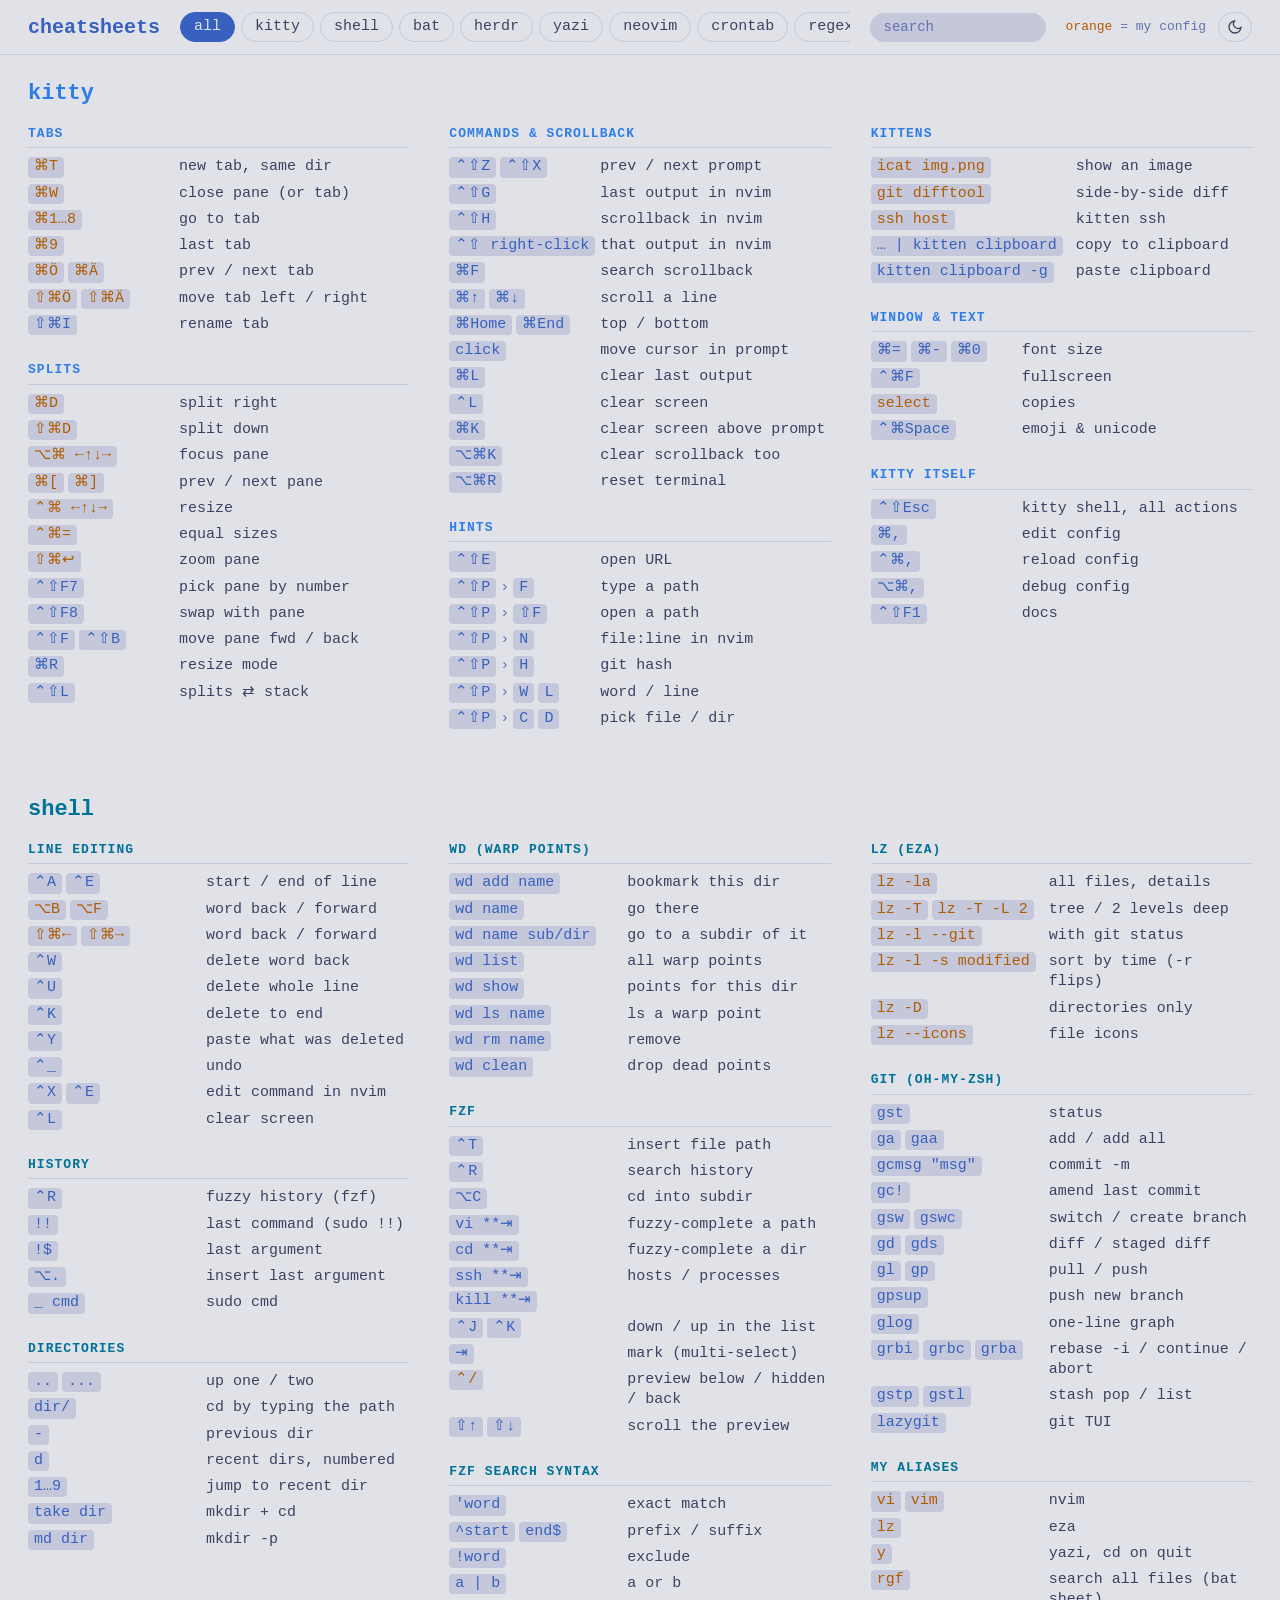
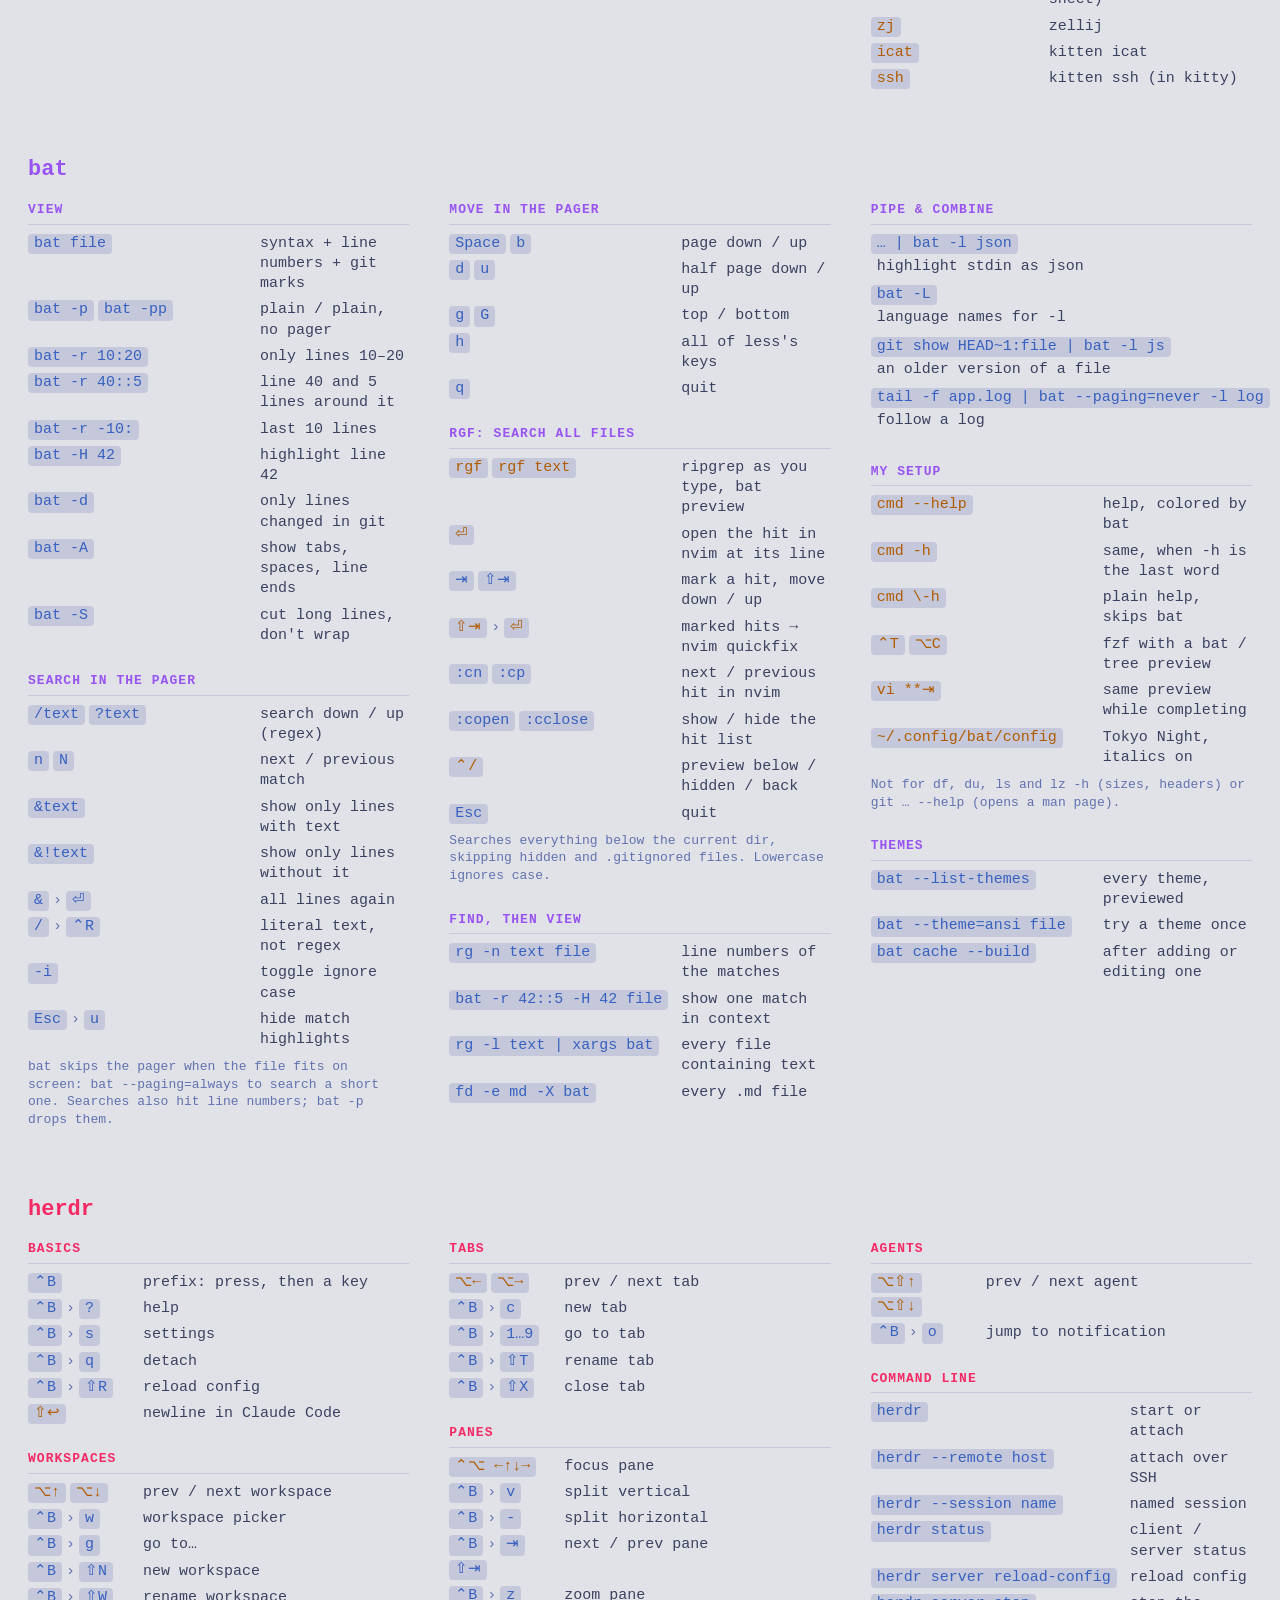
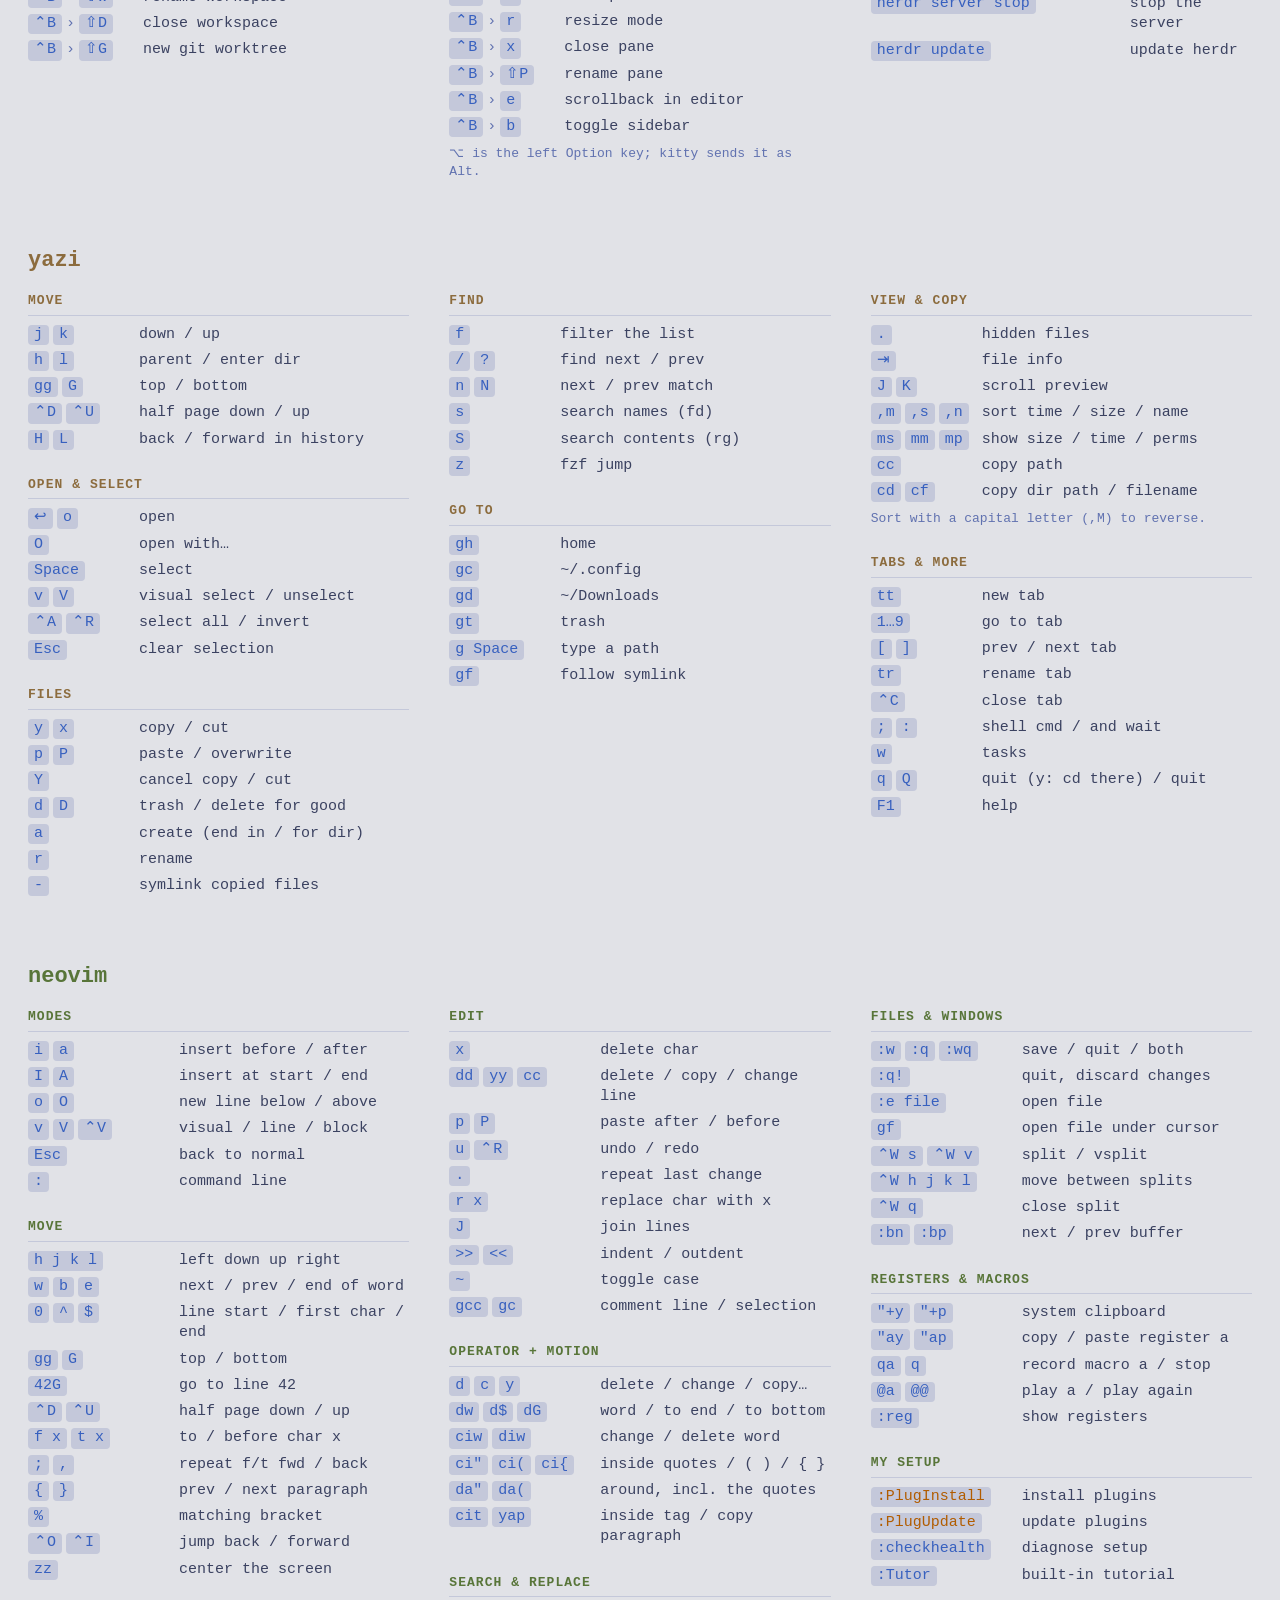
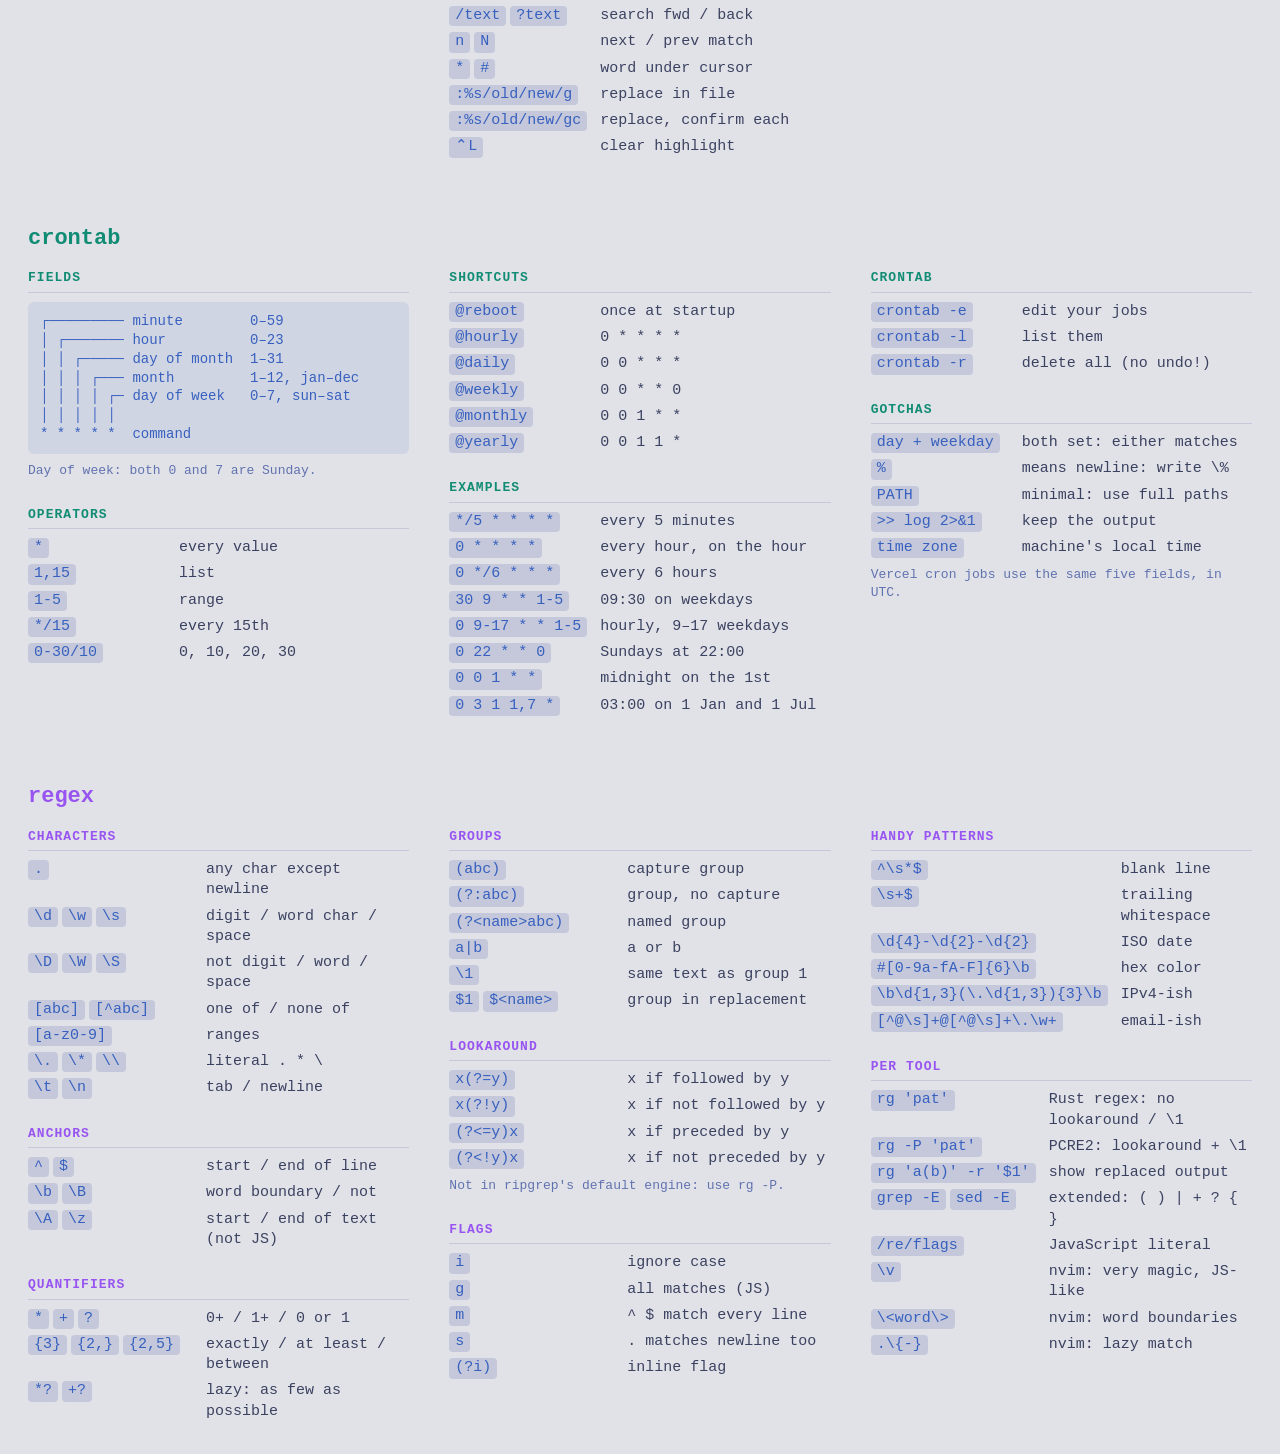
<file: index.html>
<!doctype html>
<html lang="en">
<head>
  <meta charset="utf-8">
  <meta name="viewport" content="width=device-width, initial-scale=1, viewport-fit=cover">
  <title>cheatsheets</title>
  <meta name="description" content="Juhani Kumara's cheatsheets: kitty, shell, bat, herdr, yazi, neovim, crontab and regex.">
  <meta name="theme-color" content="#1a1b26" media="(prefers-color-scheme: dark)">
  <meta name="theme-color" content="#e1e2e7" media="(prefers-color-scheme: light)">
  <meta name="apple-mobile-web-app-capable" content="yes">
  <meta name="mobile-web-app-capable" content="yes">
  <meta name="apple-mobile-web-app-title" content="cheatsheets">
  <meta name="apple-mobile-web-app-status-bar-style" content="black-translucent">
  <link rel="icon" href="favicon.svg" type="image/svg+xml">
  <link rel="apple-touch-icon" href="apple-touch-icon.png">
  <link rel="stylesheet" href="style.css">
  <script src="theme.js"></script>
</head>
<body>
  <header>
    <h1>cheatsheets</h1>
    <nav aria-label="Sheets"></nav>
    <input id="search" type="search" placeholder="search" aria-label="Search the sheets (/)" title="Search (/)" autocomplete="off" spellcheck="false">
    <p class="legend"><span class="mine">orange</span> = my config</p>
    <button id="theme" type="button"></button>
  </header>
  <main>
    <noscript>This page needs JavaScript to show the sheets.</noscript>
  </main>
  <script src="sheets.js"></script>
  <script src="app.js"></script>
</body>
</html>
</file>
<file: style.css>
/* Tokyo Night: light-dark(Day, Night). It follows the system unless theme.js
   sets data-theme from the day/night switch. */
:root {
  --bg: light-dark(#e1e2e7, #1a1b26);
  --surface: light-dark(#d0d5e3, #16161e);
  --key-bg: light-dark(#c4c8da, #292e42);
  --line: light-dark(#c4c8da, #292e42);
  --fg: light-dark(#3760bf, #c0caf5);
  --text: light-dark(#3b4261, #a9b1d6);
  --muted: light-dark(#6172b0, #737aa2);
  --mine: light-dark(#b15c00, #ff9e64);
  --blue: light-dark(#2e7de9, #7aa2f7);
  --cyan: light-dark(#007197, #7dcfff);
  --green: light-dark(#587539, #9ece6a);
  --magenta: light-dark(#9854f1, #bb9af7);
  --yellow: light-dark(#8c6c3e, #e0af68);
  --red: light-dark(#f52a65, #f7768e);
  --teal: light-dark(#118c74, #73daca);
  color-scheme: light dark;
}
:root[data-theme="light"] { color-scheme: light; }
:root[data-theme="dark"] { color-scheme: dark; }

* { box-sizing: border-box; margin: 0; padding: 0; }

body {
  background: var(--bg);
  color: var(--text);
  font: 15px/1.35 ui-monospace, "SF Mono", "Hack Nerd Font", Menlo, Consolas, monospace;
  -webkit-text-size-adjust: 100%;
}

header {
  position: sticky;
  top: 0;
  z-index: 1;
  display: flex;
  align-items: center;
  gap: 0 20px;
  background: var(--bg);
  border-bottom: 1px solid var(--line);
  padding: 0 28px;
}
h1 { color: var(--fg); font-size: 20px; flex: none; }
.legend { color: var(--muted); font-size: 13px; flex: none; }

#search {
  flex: none;
  width: 11rem;
  margin-left: auto;
  font: inherit;
  font-size: 14px;
  color: var(--fg);
  background: var(--key-bg);
  border: 1px solid transparent;
  border-radius: 999px;
  padding: 4px 13px;
  outline: none;
}
#search::placeholder { color: var(--muted); }
#search:focus { border-color: var(--fg); }
mark { color: inherit; background: color-mix(in srgb, var(--yellow) 45%, transparent); border-radius: 2px; }
.empty { color: var(--muted); }
.empty a { color: var(--fg); }
.legend .mine { color: var(--mine); }

#theme {
  flex: none;
  display: flex;
  align-items: center;
  color: var(--text);
  background: none;
  border: 1px solid var(--line);
  border-radius: 999px;
  padding: 6px 8px;
  margin-left: -8px;
  cursor: pointer;
}
#theme:hover { color: var(--fg); border-color: var(--fg); }
#theme svg { width: 16px; height: 16px; fill: none; stroke: currentColor; stroke-width: 2; stroke-linecap: round; }

nav { display: flex; gap: 6px; min-width: 0; overflow-x: auto; padding: 12px 0; scrollbar-width: none; }
nav::-webkit-scrollbar { display: none; }
nav a {
  flex: none;
  color: var(--text);
  text-decoration: none;
  border: 1px solid var(--line);
  border-radius: 999px;
  padding: 4px 13px;
}
nav a:hover { color: var(--accent); border-color: var(--accent); }
nav a[aria-current="page"] { color: var(--bg); background: var(--accent); border-color: var(--accent); }

main { padding: 24px 28px 48px; }
[data-view="all"] article:not([hidden]) ~ article:not([hidden]) { margin-top: 40px; }
[hidden] { display: none !important; }
h2 { color: var(--accent); font-size: 22px; margin-bottom: 16px; }
[data-view]:not([data-view="all"]) h2 { display: none; }

.sections { columns: 20rem; column-gap: 40px; }
/* Padding, not margin: Chrome carries a margin over to the top of the next
   column, which pushes that column's first section down. */
section { break-inside: avoid; padding-bottom: 26px; }
h3 {
  color: var(--accent);
  font-size: 13px;
  text-transform: uppercase;
  letter-spacing: 0.08em;
  padding-bottom: 5px;
  margin-bottom: 9px;
  border-bottom: 1px solid var(--line);
}

/* app.js sets --key-w so descriptions line up across the sheet's sections. */
dl { display: grid; grid-template-columns: var(--key-w, fit-content(58%)) 1fr; gap: 6px 12px; align-items: baseline; }
dt { display: flex; flex-wrap: wrap; align-items: baseline; gap: 4px; }
kbd {
  font: inherit;
  color: var(--fg);
  background: var(--key-bg);
  border-radius: 4px;
  padding: 0 6px;
  white-space: pre;
}
.mine kbd { color: var(--mine); }
.then { color: var(--muted); }
dd { min-width: 0; }
dl.stack { grid-template-columns: 1fr; gap: 3px; }
/* Lines up with the key text inside the kbd padding. */
dl.stack dd { padding-left: 6px; margin-bottom: 5px; }

pre {
  font: inherit;
  font-size: 14px;
  color: var(--fg);
  background: var(--surface);
  border-radius: 6px;
  padding: 10px 12px;
  overflow-x: auto;
}
.note { color: var(--muted); font-size: 13px; margin-top: 8px; }

/* Narrower screens: title, legend and switch on the first row; the tabs
   (scrolling sideways) and the search share the second. */
@media (max-width: 1240px) {
  header { flex-wrap: wrap; padding-top: 12px; }
  header::after { content: ""; order: 1; flex-basis: 100%; }
  .legend { margin-left: auto; }
  nav { order: 2; flex: 1 1 0; }
  #search { order: 3; margin-left: 0; }
}
@media (max-width: 760px) {
  header { padding: 12px 16px 0; gap: 0 12px; }
  #search { width: 7.5rem; }
  main { padding: 18px 16px 40px; }
  .legend { font-size: 12px; }
  pre { font-size: 13px; }
}
</file>
